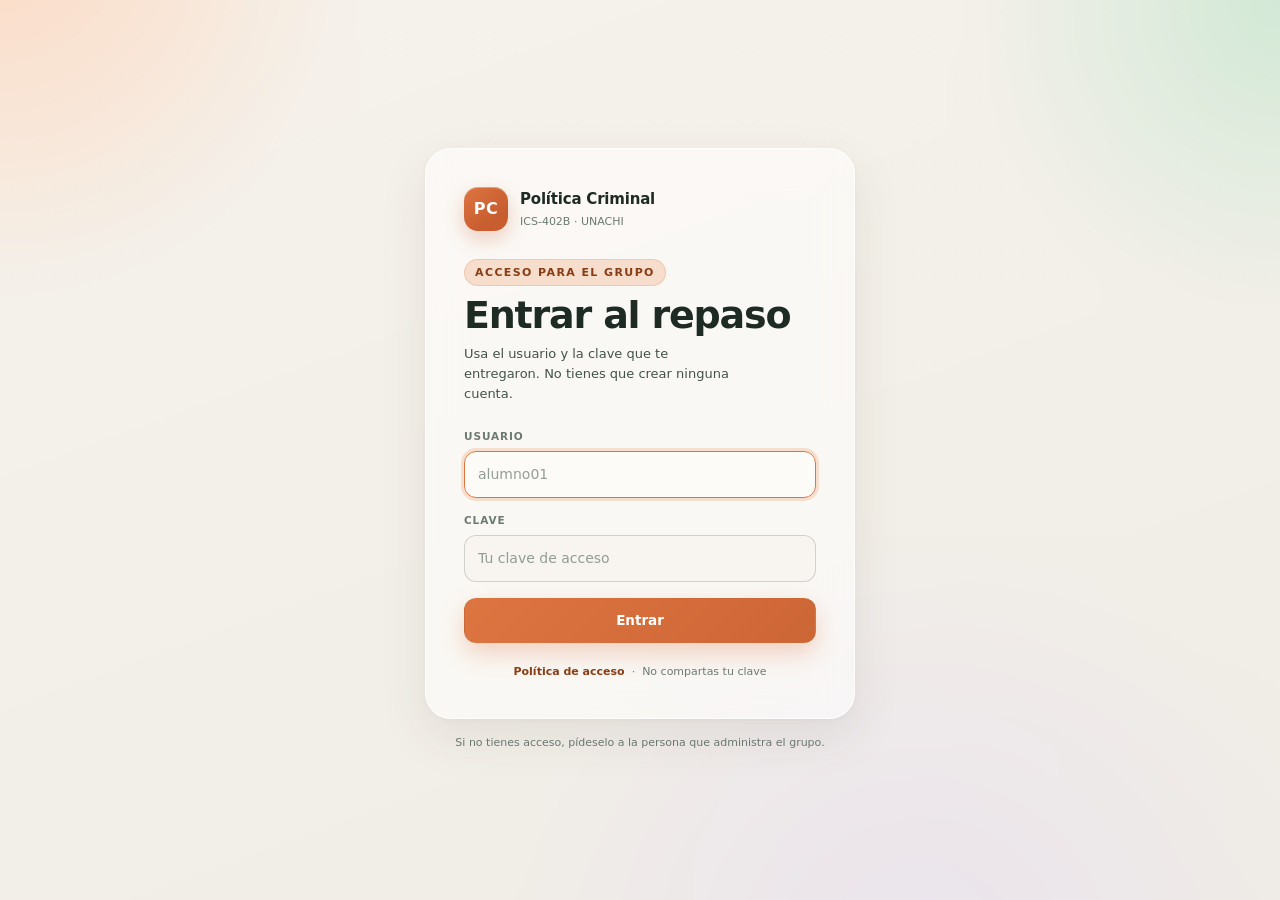
<file: index.html>
<!doctype html>
<html lang="es" data-theme="claro">
<head>
  <meta charset="utf-8">
  <meta name="viewport" content="width=device-width, initial-scale=1">
  <meta name="color-scheme" content="light dark">
  <meta name="theme-color" content="#f7f4ef">
  <title>Política Criminal · ICS-402B · Repaso</title>
  <meta name="description" content="Sitio de repaso para el parcial de Política Criminal (ICS-402B), Universidad Autónoma de Chiriquí. Basado en la planificación y los materiales de clase.">
  <meta name="robots" content="noindex,nofollow">
  <meta name="referrer" content="no-referrer">
  <meta http-equiv="Content-Security-Policy" content="default-src 'self'; img-src 'self' data:; style-src 'self' 'unsafe-inline'; script-src 'self'; connect-src 'self'; base-uri 'self'; form-action 'self'; object-src 'none'">
  <link rel="icon" type="image/svg+xml" href="favicon.svg">
  <link rel="stylesheet" href="estilos.css">
  <script src="acceso.js"></script>
</head>
<body>
  <a class="skip-link" href="#contenido">Saltar al contenido</a>

  <svg class="sprite" aria-hidden="true" focusable="false">
    <symbol id="i-home" viewBox="0 0 24 24"><path d="M3 10.5 12 3l9 7.5"/><path d="M5 9.5V21h14V9.5"/><path d="M9.5 21v-6h5v6"/></symbol>
    <symbol id="i-quiz" viewBox="0 0 24 24"><circle cx="12" cy="12" r="9"/><path d="M9.5 9a2.6 2.6 0 0 1 5.1.7c0 1.8-2.6 2.1-2.6 4"/><path d="M12 17.2h.01"/></symbol>
    <symbol id="i-check" viewBox="0 0 24 24"><path d="M20 6 9 17l-5-5"/></symbol>
    <symbol id="i-list" viewBox="0 0 24 24"><path d="M8 6h12M8 12h12M8 18h12"/><path d="M4 6h.01M4 12h.01M4 18h.01"/></symbol>
    <symbol id="i-exam" viewBox="0 0 24 24"><rect x="5" y="3.5" width="14" height="17" rx="2.5"/><path d="M9 3.5h6v3H9z"/><path d="M9 11h6M9 15h4"/></symbol>
    <symbol id="i-target" viewBox="0 0 24 24"><circle cx="12" cy="12" r="9"/><circle cx="12" cy="12" r="5"/><circle cx="12" cy="12" r="1.4"/></symbol>
    <symbol id="i-chart" viewBox="0 0 24 24"><path d="M4 20V10M10 20V4M16 20v-7M22 20H2"/></symbol>
    <symbol id="i-book" viewBox="0 0 24 24"><path d="M4 5.5A2.5 2.5 0 0 1 6.5 3H20v16H6.5A2.5 2.5 0 0 0 4 21.5z"/><path d="M4 18.5A2.5 2.5 0 0 1 6.5 16H20"/></symbol>
    <symbol id="i-read" viewBox="0 0 24 24"><path d="M12 6.5C10.5 4.9 8 4.2 4 4.2v13.9c4 0 6.5.8 8 2.4 1.5-1.6 4-2.4 8-2.4V4.2c-4 0-6.5.7-8 2.3z"/><path d="M12 6.5v14"/></symbol>
    <symbol id="i-cards" viewBox="0 0 24 24"><rect x="7" y="4" width="13" height="15" rx="2.5"/><path d="M7 19H6a2 2 0 0 1-2-2V7a2 2 0 0 1 2-2"/><path d="M11 8.5h5M11 12h5"/></symbol>
    <symbol id="i-menu" viewBox="0 0 24 24"><path d="M4 7h16M4 12h16M4 17h16"/></symbol>
    <symbol id="i-sun" viewBox="0 0 24 24"><circle cx="12" cy="12" r="4"/><path d="M12 2v2M12 20v2M2 12h2M20 12h2M4.9 4.9l1.4 1.4M17.7 17.7l1.4 1.4M19.1 4.9l-1.4 1.4M6.3 17.7l-1.4 1.4"/></symbol>
    <symbol id="i-moon" viewBox="0 0 24 24"><path d="M20 14.5A8 8 0 0 1 9.5 4a8 8 0 1 0 10.5 10.5z"/></symbol>
    <symbol id="i-amber" viewBox="0 0 24 24"><path d="M12 3v2M5 6l1.4 1.4M19 6l-1.4 1.4"/><path d="M4 15h16"/><path d="M6 15a6 6 0 0 1 12 0"/><path d="M3 19h18"/></symbol>
    <symbol id="i-arrow" viewBox="0 0 24 24"><path d="M5 12h14M13 6l6 6-6 6"/></symbol>
    <symbol id="i-back" viewBox="0 0 24 24"><path d="M19 12H5M11 18l-6-6 6-6"/></symbol>
    <symbol id="i-clock" viewBox="0 0 24 24"><circle cx="12" cy="12" r="9"/><path d="M12 7v5l3 2"/></symbol>
    <symbol id="i-refresh" viewBox="0 0 24 24"><path d="M20 11a8 8 0 0 0-14.3-4.5L4 8"/><path d="M4 4v4h4"/><path d="M4 13a8 8 0 0 0 14.3 4.5L20 16"/><path d="M20 20v-4h-4"/></symbol>
    <symbol id="i-x" viewBox="0 0 24 24"><path d="M6 6l12 12M18 6 6 18"/></symbol>
    <symbol id="i-spark" viewBox="0 0 24 24"><path d="M12 3l1.8 5.2L19 10l-5.2 1.8L12 17l-1.8-5.2L5 10l5.2-1.8z"/><path d="M18.5 16.5l.7 2 2 .7-2 .7-.7 2-.7-2-2-.7 2-.7z"/></symbol>
    <symbol id="i-shield" viewBox="0 0 24 24"><path d="M12 3l7 3v6c0 4.4-3 7.7-7 9-4-1.3-7-4.6-7-9V6z"/><path d="m9 12 2 2 4-4"/></symbol>
    <symbol id="i-link" viewBox="0 0 24 24"><path d="M10 13.5a4 4 0 0 0 5.7 0l3-3a4 4 0 0 0-5.7-5.7l-1.5 1.5"/><path d="M14 10.5a4 4 0 0 0-5.7 0l-3 3a4 4 0 0 0 5.7 5.7l1.5-1.5"/></symbol>
  </svg>

  <div class="ambient" aria-hidden="true"></div>

  <div class="app">
    <aside class="sidebar" id="sidebar" aria-label="Menú principal">
      <div class="brand">
        <div class="brand-mark" aria-hidden="true">PC</div>
        <div class="brand-text">
          <strong>Política Criminal</strong>
          <span>ICS-402B · UNACHI</span>
        </div>
        <button class="icon-btn sidebar-close" id="sidebarClose" aria-label="Cerrar menú">
          <svg><use href="#i-x"></use></svg>
        </button>
      </div>

      <div class="side-progress">
        <div class="side-progress-top">
          <span>Avance general</span>
          <strong id="sidePercent">0%</strong>
        </div>
        <div class="bar bar-thin"><i id="sideBar" style="width:0%"></i></div>
      </div>

      <nav class="nav" aria-label="Secciones">
        <p class="nav-label">Estudio</p>
        <a class="nav-link" href="#/" data-nav="inicio">
          <svg><use href="#i-home"></use></svg><span>Inicio</span>
        </a>
        <a class="nav-link nav-cta" href="#/parcial2" data-nav="parcial2">
          <svg><use href="#i-target"></use></svg><span>Parcial 2</span><em>5 temas</em>
        </a>
        <a class="nav-link" href="#/lectura" data-nav="lectura">
          <svg><use href="#i-read"></use></svg><span>Lectura guiada</span><em id="badgeLectura">0/13</em>
        </a>
        <a class="nav-link" href="#/flashcards" data-nav="flashcards">
          <svg><use href="#i-cards"></use></svg><span>Flashcards</span><em id="badgeFlash">0/113</em>
        </a>
        <a class="nav-link" href="#/quizzes" data-nav="quizzes">
          <svg><use href="#i-quiz"></use></svg><span>Zona de quiz</span><em id="badgeQuiz">0/25</em>
        </a>
        <a class="nav-link" href="#/verdadero-falso" data-nav="vf">
          <svg><use href="#i-check"></use></svg><span>Verdadero o falso</span><em>20</em>
        </a>
        <a class="nav-link" href="#/seleccion" data-nav="mc">
          <svg><use href="#i-list"></use></svg><span>Selección múltiple</span><em>20</em>
        </a>
        <a class="nav-link" href="#/parciales" data-nav="parciales">
          <svg><use href="#i-exam"></use></svg><span>Parciales</span><em id="badgeParcial">0/11</em>
        </a>

        <p class="nav-label">Antes del examen</p>
        <a class="nav-link" href="#/pronostico" data-nav="pronostico">
          <svg><use href="#i-target"></use></svg><span>Pronóstico</span>
        </a>
        <a class="nav-link" href="#/progreso" data-nav="progreso">
          <svg><use href="#i-chart"></use></svg><span>Mi progreso</span>
        </a>
        <a class="nav-link" href="#/fuentes" data-nav="fuentes">
          <svg><use href="#i-book"></use></svg><span>Fuentes</span>
        </a>
      </nav>

      <div class="side-foot">
        <div class="user-card">
          <div class="user-avatar" id="userInitial" aria-hidden="true">C</div>
          <div class="user-meta">
            <strong id="userName">Compañero</strong>
            <span>Acceso de clase</span>
          </div>
          <button class="user-logout" id="logoutBtn" type="button" title="Cerrar sesión" aria-label="Cerrar sesión">Salir</button>
        </div>
        <div class="theme-box">
          <span class="theme-title">Ambiente</span>
          <div class="theme-switch" role="group" aria-label="Tema de lectura">
            <button type="button" data-theme-set="claro" class="theme-opt" aria-pressed="true" title="Modo claro">
              <svg><use href="#i-sun"></use></svg><span>Claro</span>
            </button>
            <button type="button" data-theme-set="oscuro" class="theme-opt" aria-pressed="false" title="Modo oscuro">
              <svg><use href="#i-moon"></use></svg><span>Oscuro</span>
            </button>
            <button type="button" data-theme-set="ambar" class="theme-opt" aria-pressed="false" title="Modo ámbar para leer de noche">
              <svg><use href="#i-amber"></use></svg><span>Ámbar</span>
            </button>
          </div>
        </div>
        <p class="side-note">Hecho para repasar, no para sustituir el estudio. <a href="seguridad.html">Política de acceso</a>.</p>
      </div>
    </aside>

    <div class="scrim" id="scrim" hidden></div>

    <div class="main-wrap">
      <header class="topbar">
        <button class="icon-btn menu-btn" id="menuBtn" aria-label="Abrir menú" aria-expanded="false" aria-controls="sidebar">
          <svg><use href="#i-menu"></use></svg>
        </button>
        <div class="crumbs" aria-label="Ubicación">
          <a href="#/">Política Criminal</a>
          <span aria-hidden="true">/</span>
          <strong id="crumb">Inicio</strong>
        </div>
        <div class="top-actions">
          <div class="mini-progress" title="Avance general">
            <span class="mini-ring" id="miniRing" style="--p:0"><i></i></span>
            <span id="miniPercent">0%</span>
          </div>
          <button class="icon-btn" id="quickTheme" aria-label="Cambiar entre modo claro y oscuro" title="Cambiar tema">
            <svg id="quickThemeIcon"><use href="#i-moon"></use></svg>
          </button>
        </div>
      </header>

      <main class="content" id="contenido" tabindex="-1"></main>

      <footer class="foot">
        <span>Política Criminal · ICS-402B</span>
        <span>Basado en la planificación y los materiales de la cátedra.</span>
      </footer>
    </div>
  </div>

  <script src="datos-quizzes.js"></script>
  <script src="datos-vf-mc.js"></script>
  <script src="datos-parciales.js"></script>
  <script src="datos-estudio.js"></script>
  <script src="datos-parcial2.js"></script>
  <script src="datos-parcial2-practica.js"></script>
  <script src="app.js"></script>
</body>
</html>
</file>
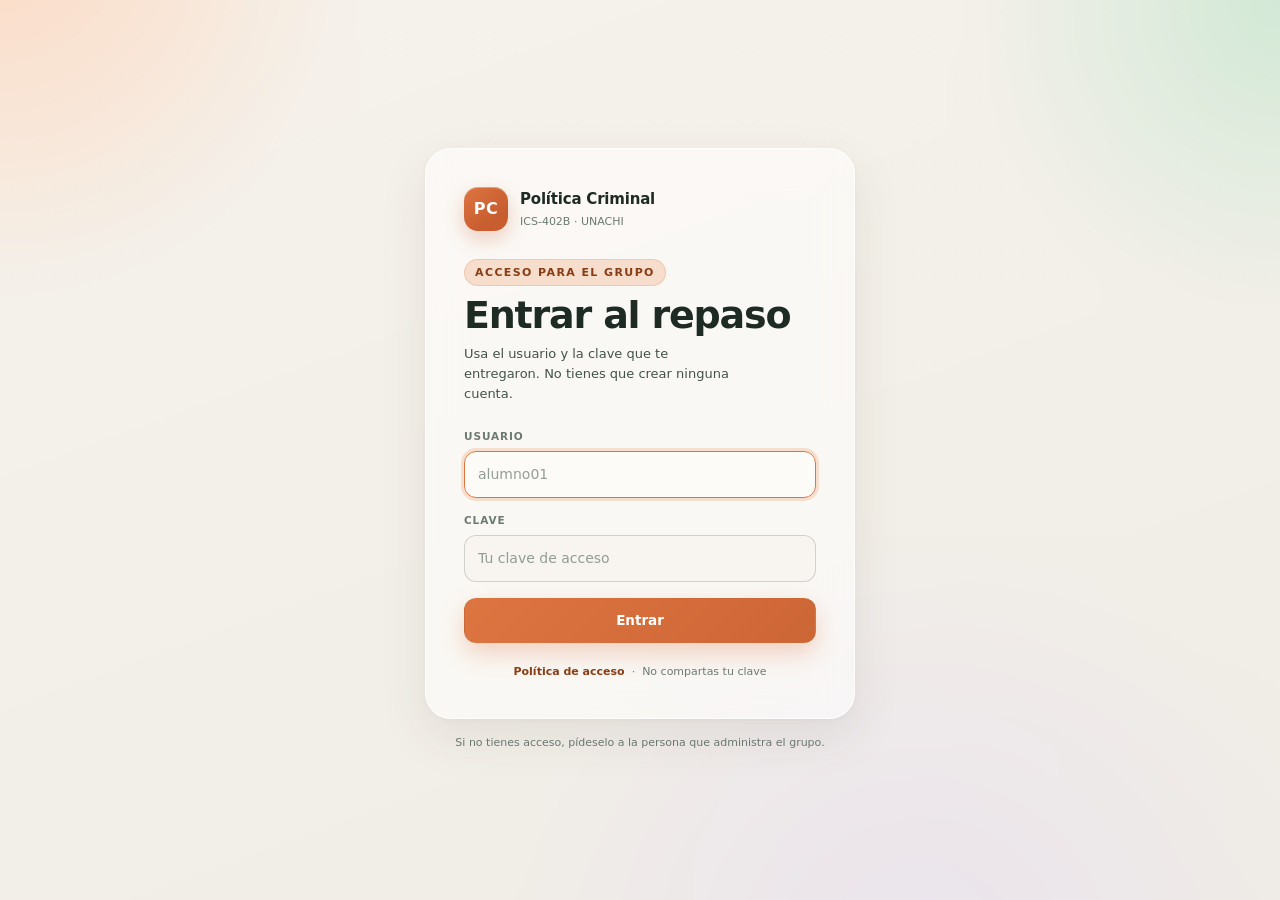
<file: login.html>
<!doctype html>
<html lang="es" data-theme="claro">
<head>
  <meta charset="utf-8">
  <meta name="viewport" content="width=device-width, initial-scale=1">
  <meta name="color-scheme" content="light dark">
  <meta name="theme-color" content="#f7f4ef">
  <meta name="robots" content="noindex,nofollow">
  <meta name="referrer" content="no-referrer">
  <meta http-equiv="Content-Security-Policy" content="default-src 'self'; img-src 'self' data:; style-src 'self' 'unsafe-inline'; script-src 'self'; connect-src 'self'; base-uri 'self'; form-action 'self'; object-src 'none'">
  <title>Acceso · Política Criminal ICS-402B</title>
  <meta name="description" content="Acceso privado para el grupo de Política Criminal (ICS-402B, UNACHI).">
  <link rel="icon" type="image/svg+xml" href="favicon.svg">
  <link rel="stylesheet" href="estilos.css">
  <link rel="stylesheet" href="login.css">
</head>
<body class="login-body">
  <a class="skip-link" href="#loginForm">Saltar al formulario</a>
  <div class="ambient" aria-hidden="true"></div>

  <main class="login-shell">
    <section class="login-card card" aria-labelledby="loginTitle">
      <div class="login-brand">
        <div class="brand-mark" aria-hidden="true">PC</div>
        <div>
          <strong>Política Criminal</strong>
          <span>ICS-402B · UNACHI</span>
        </div>
      </div>

      <span class="eyebrow">Acceso para el grupo</span>
      <h1 id="loginTitle">Entrar al repaso</h1>
      <p class="login-lead">Usa el usuario y la clave que te entregaron. No tienes que crear ninguna cuenta.</p>

      <form id="loginForm" novalidate>
        <label class="login-field" for="usuario">
          <span>Usuario</span>
          <input id="usuario" name="usuario" type="text" autocomplete="username" autocapitalize="none" spellcheck="false" placeholder="alumno01" required>
        </label>
        <label class="login-field" for="clave">
          <span>Clave</span>
          <input id="clave" name="clave" type="password" autocomplete="current-password" autocapitalize="none" spellcheck="false" placeholder="Tu clave de acceso" required>
        </label>

        <p class="login-error" id="loginError" role="alert" aria-live="polite" hidden></p>

        <button class="btn primary block" id="loginBtn" type="submit">Entrar</button>
      </form>

      <div class="login-help">
        <a href="seguridad.html">Política de acceso</a>
        <span aria-hidden="true">·</span>
        <span>No compartas tu clave</span>
      </div>
    </section>

    <p class="login-foot">Si no tienes acceso, pídeselo a la persona que administra el grupo.</p>
  </main>

  <script src="usuarios.js"></script>
  <script src="login.js"></script>
</body>
</html>
</file>
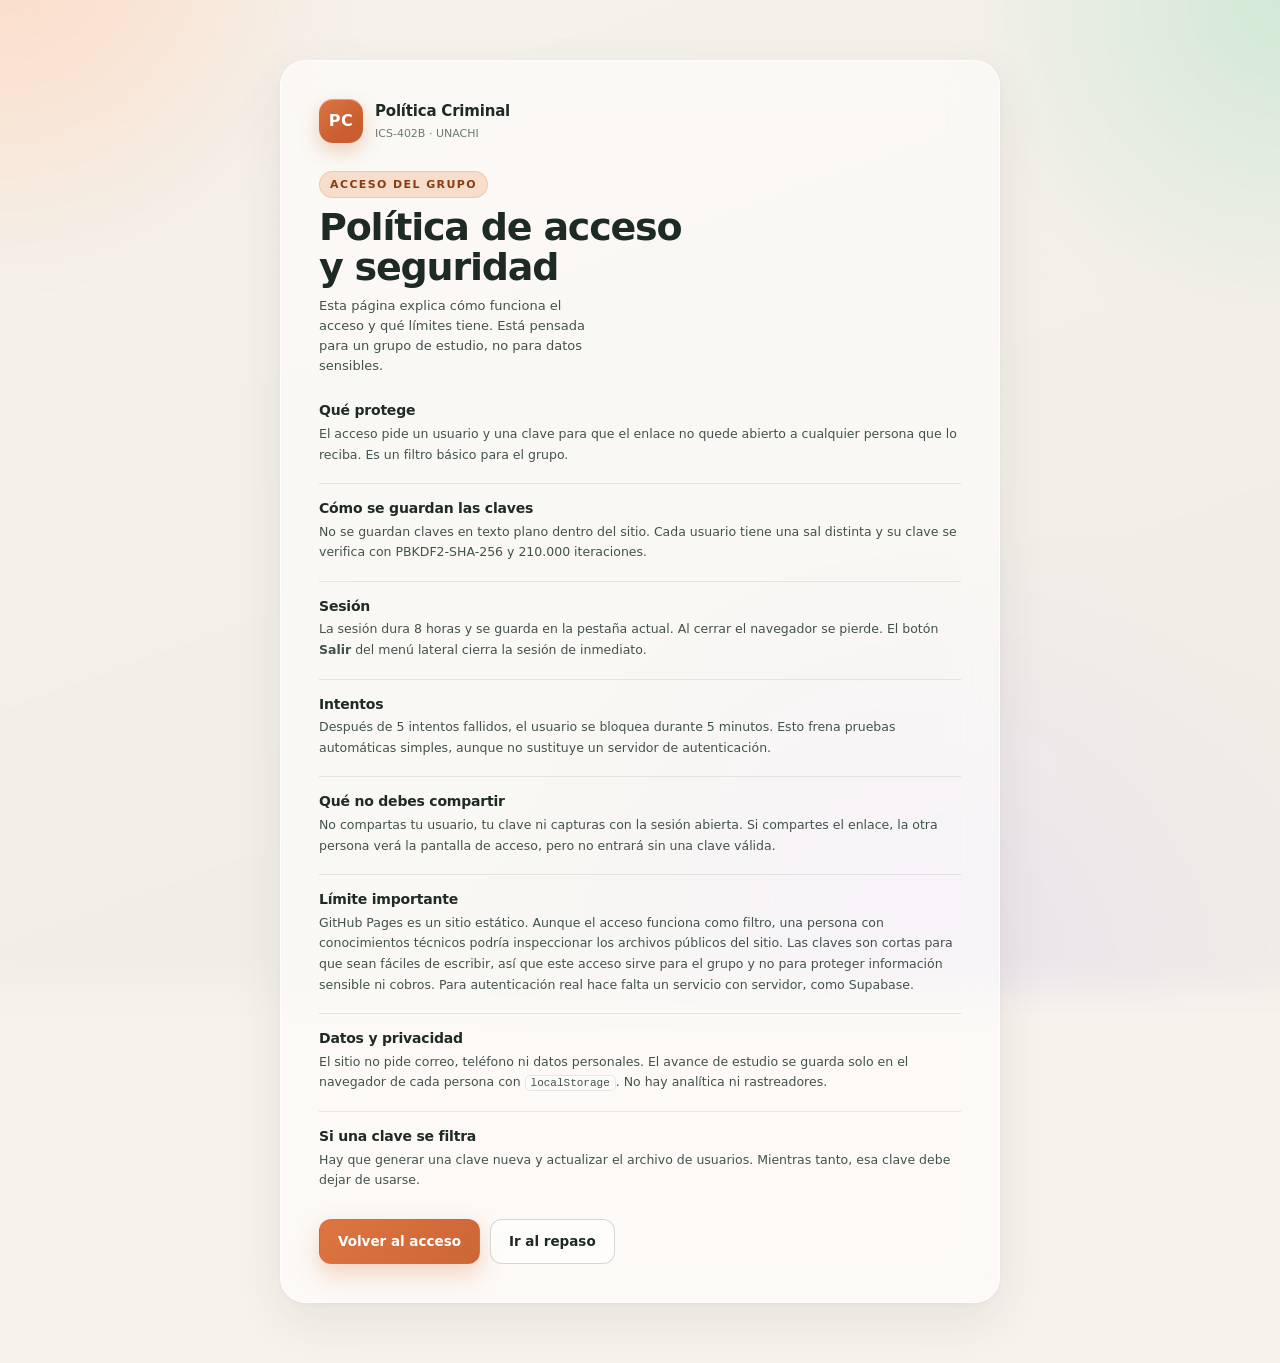
<file: seguridad.html>
<!doctype html>
<html lang="es" data-theme="claro">
<head>
  <meta charset="utf-8">
  <meta name="viewport" content="width=device-width, initial-scale=1">
  <meta name="color-scheme" content="light dark">
  <meta name="theme-color" content="#f7f4ef">
  <meta name="robots" content="noindex,nofollow">
  <meta name="referrer" content="no-referrer">
  <meta http-equiv="Content-Security-Policy" content="default-src 'self'; img-src 'self' data:; style-src 'self' 'unsafe-inline'; script-src 'self'; connect-src 'self'; base-uri 'self'; form-action 'self'; object-src 'none'">
  <title>Política de acceso · Política Criminal ICS-402B</title>
  <meta name="description" content="Política de acceso y seguridad del repaso para el grupo de Política Criminal (ICS-402B).">
  <link rel="icon" type="image/svg+xml" href="favicon.svg">
  <link rel="stylesheet" href="estilos.css">
  <link rel="stylesheet" href="login.css">
</head>
<body class="login-body">
  <a class="skip-link" href="#contenido">Saltar al contenido</a>
  <div class="ambient" aria-hidden="true"></div>

  <main class="login-shell policy-shell" id="contenido">
    <section class="login-card card policy-card">
      <div class="login-brand">
        <div class="brand-mark" aria-hidden="true">PC</div>
        <div>
          <strong>Política Criminal</strong>
          <span>ICS-402B · UNACHI</span>
        </div>
      </div>

      <span class="eyebrow">Acceso del grupo</span>
      <h1>Política de acceso y seguridad</h1>
      <p class="login-lead">Esta página explica cómo funciona el acceso y qué límites tiene. Está pensada para un grupo de estudio, no para datos sensibles.</p>

      <div class="policy-list">
        <section>
          <h2>Qué protege</h2>
          <p>El acceso pide un usuario y una clave para que el enlace no quede abierto a cualquier persona que lo reciba. Es un filtro básico para el grupo.</p>
        </section>

        <section>
          <h2>Cómo se guardan las claves</h2>
          <p>No se guardan claves en texto plano dentro del sitio. Cada usuario tiene una sal distinta y su clave se verifica con PBKDF2-SHA-256 y 210.000 iteraciones.</p>
        </section>

        <section>
          <h2>Sesión</h2>
          <p>La sesión dura 8 horas y se guarda en la pestaña actual. Al cerrar el navegador se pierde. El botón <strong>Salir</strong> del menú lateral cierra la sesión de inmediato.</p>
        </section>

        <section>
          <h2>Intentos</h2>
          <p>Después de 5 intentos fallidos, el usuario se bloquea durante 5 minutos. Esto frena pruebas automáticas simples, aunque no sustituye un servidor de autenticación.</p>
        </section>

        <section>
          <h2>Qué no debes compartir</h2>
          <p>No compartas tu usuario, tu clave ni capturas con la sesión abierta. Si compartes el enlace, la otra persona verá la pantalla de acceso, pero no entrará sin una clave válida.</p>
        </section>

        <section>
          <h2>Límite importante</h2>
          <p>GitHub Pages es un sitio estático. Aunque el acceso funciona como filtro, una persona con conocimientos técnicos podría inspeccionar los archivos públicos del sitio. Las claves son cortas para que sean fáciles de escribir, así que este acceso sirve para el grupo y no para proteger información sensible ni cobros. Para autenticación real hace falta un servicio con servidor, como Supabase.</p>
        </section>

        <section>
          <h2>Datos y privacidad</h2>
          <p>El sitio no pide correo, teléfono ni datos personales. El avance de estudio se guarda solo en el navegador de cada persona con <code>localStorage</code>. No hay analítica ni rastreadores.</p>
        </section>

        <section>
          <h2>Si una clave se filtra</h2>
          <p>Hay que generar una clave nueva y actualizar el archivo de usuarios. Mientras tanto, esa clave debe dejar de usarse.</p>
        </section>
      </div>

      <div class="policy-actions">
        <a class="btn primary" href="login.html">Volver al acceso</a>
        <a class="btn ghost" href="index.html">Ir al repaso</a>
      </div>
    </section>
  </main>
</body>
</html>
</file>
<file: estilos.css>
/* =========================================================
   Política Criminal · ICS-402B
   Glassmorphism suave, base pastel, acentos naranja/verde.
   Tres ambientes: claro, oscuro y ámbar (lectura nocturna).
   ========================================================= */

:root {
  --font: "Segoe UI Variable Text", "Segoe UI", ui-sans-serif, system-ui, -apple-system, "Helvetica Neue", Arial, sans-serif;
  --font-display: "Segoe UI Variable Display", "Segoe UI", ui-sans-serif, system-ui, sans-serif;

  --bg: #f6f2ec;
  --bg-2: #efece5;
  --ink: #1e2a24;
  --ink-soft: #42524a;
  --muted: #6b7a72;
  --line: rgba(31, 49, 41, .10);
  --line-strong: rgba(31, 49, 41, .18);

  --glass: rgba(255, 255, 255, .56);
  --glass-2: rgba(255, 255, 255, .34);
  --glass-border: rgba(255, 255, 255, .78);
  --glass-shadow: 0 18px 50px rgba(76, 64, 50, .09), 0 2px 8px rgba(76, 64, 50, .04);

  --orange: #dd7541;
  --orange-soft: #f6ddcc;
  --orange-ink: #8a3c14;
  --green: #4c9468;
  --green-soft: #d9ecdf;
  --green-ink: #1f5a39;
  --red: #c0503f;
  --red-soft: #f6dcd7;

  --blob-1: rgba(255, 199, 165, .55);
  --blob-2: rgba(180, 226, 197, .52);
  --blob-3: rgba(226, 214, 246, .42);

  --radius: 22px;
  --radius-sm: 14px;
  --sidebar: 274px;
  --ease: cubic-bezier(.22, .61, .36, 1);
  color-scheme: light;
}

[data-theme="oscuro"] {
  --bg: #0c1411;
  --bg-2: #101a16;
  --ink: #e9f1eb;
  --ink-soft: #c1d0c7;
  --muted: #91a49a;
  --line: rgba(220, 240, 228, .10);
  --line-strong: rgba(220, 240, 228, .20);

  --glass: rgba(22, 35, 29, .58);
  --glass-2: rgba(22, 35, 29, .34);
  --glass-border: rgba(220, 240, 228, .10);
  --glass-shadow: 0 18px 55px rgba(0, 0, 0, .32), 0 2px 8px rgba(0, 0, 0, .18);

  --orange: #ff9d6b;
  --orange-soft: rgba(255, 146, 92, .16);
  --orange-ink: #ffc4a4;
  --green: #7ed3a1;
  --green-soft: rgba(126, 211, 161, .14);
  --green-ink: #b9ebcd;
  --red: #ff8f7d;
  --red-soft: rgba(255, 125, 108, .14);

  --blob-1: rgba(170, 82, 38, .30);
  --blob-2: rgba(40, 120, 80, .28);
  --blob-3: rgba(78, 64, 130, .22);
  color-scheme: dark;
}

[data-theme="ambar"] {
  --bg: #161009;
  --bg-2: #1b140c;
  --ink: #f5e7d0;
  --ink-soft: #dfcbab;
  --muted: #b39c7c;
  --line: rgba(255, 225, 180, .10);
  --line-strong: rgba(255, 225, 180, .20);

  --glass: rgba(44, 32, 18, .58);
  --glass-2: rgba(44, 32, 18, .34);
  --glass-border: rgba(255, 220, 170, .11);
  --glass-shadow: 0 18px 55px rgba(0, 0, 0, .34), 0 2px 8px rgba(0, 0, 0, .18);

  --orange: #f0a35e;
  --orange-soft: rgba(240, 163, 94, .16);
  --orange-ink: #ffd2a3;
  --green: #b3c88a;
  --green-soft: rgba(179, 200, 138, .14);
  --green-ink: #dbe9bd;
  --red: #e58b74;
  --red-soft: rgba(229, 139, 116, .15);

  --blob-1: rgba(140, 78, 26, .30);
  --blob-2: rgba(92, 100, 44, .22);
  --blob-3: rgba(120, 70, 30, .20);
  color-scheme: dark;
}

* { box-sizing: border-box; }

html { scroll-behavior: smooth; }

body {
  margin: 0;
  font-family: var(--font);
  background: var(--bg);
  color: var(--ink);
  line-height: 1.55;
  -webkit-font-smoothing: antialiased;
  text-rendering: optimizeLegibility;
  min-height: 100dvh;
  overflow-x: hidden;
}

body::before {
  content: "";
  position: fixed;
  inset: -10%;
  z-index: -2;
  background:
    radial-gradient(46vw 46vw at 8% 2%, var(--blob-1), transparent 62%),
    radial-gradient(42vw 42vw at 92% 8%, var(--blob-2), transparent 60%),
    radial-gradient(52vw 52vw at 68% 96%, var(--blob-3), transparent 64%),
    linear-gradient(160deg, var(--bg), var(--bg-2));
  filter: blur(14px) saturate(105%);
  transition: background .5s var(--ease);
}

.ambient {
  position: fixed;
  inset: 0;
  z-index: -1;
  pointer-events: none;
  background-image: radial-gradient(rgba(120, 110, 90, .07) 1px, transparent 1px);
  background-size: 22px 22px;
  opacity: .55;
  mask-image: linear-gradient(to bottom, rgba(0,0,0,.55), transparent 70%);
}

[data-theme="oscuro"] .ambient,
[data-theme="ambar"] .ambient { opacity: .22; }

.sprite { position: absolute; width: 0; height: 0; overflow: hidden; }

svg { width: 20px; height: 20px; fill: none; stroke: currentColor; stroke-width: 1.7; stroke-linecap: round; stroke-linejoin: round; flex: none; }

::selection { background: var(--orange-soft); color: var(--orange-ink); }

a { color: inherit; }

button, input { font: inherit; color: inherit; }

.skip-link {
  position: fixed;
  top: -60px;
  left: 16px;
  z-index: 100;
  padding: 10px 16px;
  border-radius: 12px;
  background: var(--ink);
  color: var(--bg);
  text-decoration: none;
  transition: top .2s;
}
.skip-link:focus { top: 14px; }

/* ---------- Layout ---------- */

.app {
  display: grid;
  grid-template-columns: var(--sidebar) minmax(0, 1fr);
  min-height: 100dvh;
}

.sidebar {
  position: sticky;
  top: 0;
  height: 100dvh;
  padding: 26px 18px 18px;
  display: flex;
  flex-direction: column;
  gap: 20px;
  border-right: 1px solid var(--line);
  background: var(--glass-2);
  backdrop-filter: blur(22px) saturate(135%);
  -webkit-backdrop-filter: blur(22px) saturate(135%);
  z-index: 40;
  overflow-y: auto;
}

.brand { display: flex; align-items: center; gap: 12px; padding: 0 6px; }

.brand-mark {
  width: 42px;
  height: 42px;
  border-radius: 14px;
  display: grid;
  place-items: center;
  font-family: var(--font-display);
  font-weight: 700;
  letter-spacing: .5px;
  color: #fff;
  background: linear-gradient(140deg, var(--orange), #c85d2f 70%);
  box-shadow: 0 8px 20px rgba(200, 93, 47, .28), inset 0 1px 0 rgba(255,255,255,.35);
}

.brand-text { display: flex; flex-direction: column; line-height: 1.2; min-width: 0; }
.brand-text strong { font-family: var(--font-display); font-size: 15.5px; letter-spacing: -.2px; }
.brand-text span { font-size: 11px; color: var(--muted); letter-spacing: .7px; text-transform: uppercase; margin-top: 3px; }
.sidebar-close { display: none; margin-left: auto; }

.side-progress {
  padding: 12px 14px;
  border-radius: var(--radius-sm);
  background: var(--glass);
  border: 1px solid var(--glass-border);
  box-shadow: var(--glass-shadow);
}
.side-progress-top { display: flex; justify-content: space-between; font-size: 12px; color: var(--muted); margin-bottom: 8px; }
.side-progress-top strong { color: var(--ink); font-variant-numeric: tabular-nums; }

.nav { display: flex; flex-direction: column; gap: 3px; flex: 1; }
.nav-label {
  margin: 14px 12px 6px;
  font-size: 10.5px;
  letter-spacing: 1.3px;
  text-transform: uppercase;
  color: var(--muted);
  font-weight: 600;
}
.nav-label:first-child { margin-top: 0; }

.nav-link {
  display: flex;
  align-items: center;
  gap: 12px;
  padding: 10px 12px;
  border-radius: 12px;
  text-decoration: none;
  font-size: 14px;
  color: var(--ink-soft);
  position: relative;
  transition: background .18s, color .18s, transform .18s var(--ease);
}
.nav-link svg { width: 18px; height: 18px; opacity: .8; }
.nav-link em {
  margin-left: auto;
  font-style: normal;
  font-size: 10.5px;
  font-variant-numeric: tabular-nums;
  color: var(--muted);
  background: var(--glass-2);
  border: 1px solid var(--line);
  padding: 1px 7px;
  border-radius: 20px;
}
.nav-link:hover { background: var(--glass); color: var(--ink); transform: translateX(2px); }
.nav-link.active {
  background: linear-gradient(90deg, var(--orange-soft), transparent 85%);
  color: var(--ink);
  font-weight: 600;
}
.nav-link.active::before {
  content: "";
  position: absolute;
  left: 0;
  top: 9px;
  bottom: 9px;
  width: 3px;
  border-radius: 4px;
  background: linear-gradient(var(--orange), var(--green));
}
.nav-link.active svg { opacity: 1; color: var(--orange); }

.side-foot { display: flex; flex-direction: column; gap: 12px; }
.theme-box {
  border-radius: var(--radius-sm);
  border: 1px solid var(--glass-border);
  background: var(--glass);
  padding: 10px;
}
.theme-title { display: block; font-size: 10.5px; letter-spacing: 1.2px; text-transform: uppercase; color: var(--muted); margin: 0 0 8px 3px; }
.theme-switch { display: grid; grid-template-columns: repeat(3, 1fr); gap: 4px; }
.theme-opt {
  display: flex;
  flex-direction: column;
  align-items: center;
  gap: 4px;
  padding: 7px 2px;
  border: 1px solid transparent;
  border-radius: 10px;
  background: transparent;
  color: var(--muted);
  cursor: pointer;
  font-size: 10.5px;
  transition: .2s;
}
.theme-opt svg { width: 16px; height: 16px; }
.theme-opt:hover { color: var(--ink); background: var(--glass-2); }
.theme-opt[aria-pressed="true"] {
  background: var(--glass);
  border-color: var(--line-strong);
  color: var(--ink);
  box-shadow: 0 2px 8px rgba(0,0,0,.05);
}
.theme-opt[aria-pressed="true"] svg { color: var(--orange); }
.side-note { font-size: 10.5px; color: var(--muted); line-height: 1.45; margin: 0 4px; }

.main-wrap { min-width: 0; display: flex; flex-direction: column; min-height: 100dvh; }

.topbar {
  position: sticky;
  top: 0;
  z-index: 30;
  display: flex;
  align-items: center;
  gap: 14px;
  padding: 14px clamp(18px, 4vw, 44px);
  border-bottom: 1px solid var(--line);
  background: color-mix(in srgb, var(--bg) 62%, transparent);
  backdrop-filter: blur(18px) saturate(140%);
  -webkit-backdrop-filter: blur(18px) saturate(140%);
}
.crumbs { display: flex; align-items: center; gap: 8px; font-size: 12.5px; color: var(--muted); min-width: 0; }
.crumbs a { text-decoration: none; white-space: nowrap; }
.crumbs a:hover { color: var(--ink); }
.crumbs strong { color: var(--ink); font-weight: 600; white-space: nowrap; overflow: hidden; text-overflow: ellipsis; }
.top-actions { margin-left: auto; display: flex; align-items: center; gap: 10px; }

.mini-progress {
  display: flex;
  align-items: center;
  gap: 7px;
  font-size: 11.5px;
  color: var(--muted);
  font-variant-numeric: tabular-nums;
}
.mini-ring {
  --p: 0;
  width: 24px;
  height: 24px;
  border-radius: 50%;
  background: conic-gradient(var(--green) calc(var(--p) * 1%), var(--line) 0);
  display: grid;
  place-items: center;
}
.mini-ring i { width: 17px; height: 17px; border-radius: 50%; background: var(--bg); display: block; }

.icon-btn {
  display: inline-grid;
  place-items: center;
  width: 38px;
  height: 38px;
  border-radius: 12px;
  border: 1px solid var(--line);
  background: var(--glass);
  color: var(--ink-soft);
  cursor: pointer;
  transition: .18s;
}
.icon-btn:hover { color: var(--ink); border-color: var(--line-strong); transform: translateY(-1px); }
.icon-btn:focus-visible, .btn:focus-visible, .option:focus-visible, .nav-link:focus-visible, .theme-opt:focus-visible {
  outline: 2px solid var(--orange);
  outline-offset: 2px;
}
.menu-btn { display: none; }

.content {
  width: 100%;
  max-width: 1120px;
  margin: 0 auto;
  padding: clamp(24px, 4vw, 46px) clamp(18px, 4vw, 44px) 56px;
  flex: 1;
  outline: none;
}
.content:focus { outline: none; }

.foot {
  display: flex;
  justify-content: space-between;
  gap: 10px;
  flex-wrap: wrap;
  padding: 18px clamp(18px, 4vw, 44px) 26px;
  font-size: 11px;
  color: var(--muted);
  border-top: 1px solid var(--line);
}

/* ---------- Componentes base ---------- */

.card {
  border-radius: var(--radius);
  border: 1px solid var(--glass-border);
  background: var(--glass);
  box-shadow: var(--glass-shadow);
  backdrop-filter: blur(20px) saturate(130%);
  -webkit-backdrop-filter: blur(20px) saturate(130%);
}

.eyebrow {
  display: inline-flex;
  align-items: center;
  gap: 7px;
  font-size: 11px;
  letter-spacing: 1.4px;
  text-transform: uppercase;
  color: var(--orange-ink);
  background: var(--orange-soft);
  border: 1px solid color-mix(in srgb, var(--orange) 22%, transparent);
  padding: 4px 10px;
  border-radius: 30px;
  font-weight: 600;
}

h1, h2, h3 { font-family: var(--font-display); letter-spacing: -.5px; line-height: 1.18; margin: 0; }
h1 { font-size: clamp(28px, 3.6vw, 44px); }
h2 { font-size: clamp(21px, 2.3vw, 27px); letter-spacing: -.3px; }
h3 { font-size: 17px; letter-spacing: -.2px; }
p { margin: 0; }
.lead { color: var(--ink-soft); font-size: 15px; max-width: 66ch; }
.muted { color: var(--muted); }
.small { font-size: 12px; }
.tiny { font-size: 11px; }

.hero { padding: clamp(24px, 3.4vw, 40px); position: relative; overflow: hidden; }
.hero::after {
  content: "";
  position: absolute;
  width: 280px;
  height: 280px;
  right: -90px;
  top: -110px;
  border-radius: 50%;
  background: radial-gradient(circle, var(--orange-soft), transparent 68%);
  pointer-events: none;
}
.hero-top { display: flex; flex-wrap: wrap; align-items: center; gap: 10px; margin-bottom: 14px; }
.hero h1 { max-width: 20ch; margin-bottom: 12px; }
.hero h1 em { font-style: normal; color: var(--orange); }
.hero .lead { max-width: 58ch; }
.hero-actions { display: flex; flex-wrap: wrap; gap: 10px; margin-top: 22px; }

.btn {
  display: inline-flex;
  align-items: center;
  justify-content: center;
  gap: 8px;
  padding: 11px 18px;
  border-radius: 12px;
  border: 1px solid transparent;
  background: var(--ink);
  color: var(--bg);
  font-size: 13.5px;
  font-weight: 600;
  text-decoration: none;
  cursor: pointer;
  transition: transform .18s var(--ease), box-shadow .18s, background .18s, opacity .18s;
  white-space: nowrap;
}
.btn svg { width: 17px; height: 17px; }
.btn:hover { transform: translateY(-1px); box-shadow: 0 10px 24px rgba(0,0,0,.14); }
.btn:active { transform: translateY(0); }
.btn.primary {
  background: linear-gradient(135deg, var(--orange), color-mix(in srgb, var(--orange) 72%, #a33f16));
  color: #fff;
  box-shadow: 0 10px 24px color-mix(in srgb, var(--orange) 30%, transparent);
}
.btn.green {
  background: linear-gradient(135deg, var(--green), color-mix(in srgb, var(--green) 70%, #1f5a39));
  color: #fff;
  box-shadow: 0 10px 24px color-mix(in srgb, var(--green) 26%, transparent);
}
.btn.ghost { background: var(--glass); color: var(--ink); border-color: var(--line-strong); }
.btn.ghost:hover { border-color: var(--orange); color: var(--orange-ink); }
.btn.soft { background: var(--glass-2); color: var(--ink); border-color: var(--line); }
.btn.danger { background: transparent; color: var(--red); border-color: color-mix(in srgb, var(--red) 35%, transparent); }
.btn:disabled { opacity: .45; cursor: not-allowed; transform: none; box-shadow: none; }
.btn.sm { padding: 8px 13px; font-size: 12px; border-radius: 10px; }
.btn.block { width: 100%; }

.grid { display: grid; gap: 16px; }
.grid-2 { grid-template-columns: repeat(2, minmax(0, 1fr)); }
.grid-3 { grid-template-columns: repeat(3, minmax(0, 1fr)); }
.grid-4 { grid-template-columns: repeat(4, minmax(0, 1fr)); }
.grid-quizzes { grid-template-columns: repeat(auto-fill, minmax(250px, 1fr)); }

.section-head { display: flex; align-items: flex-end; justify-content: space-between; gap: 16px; margin: 34px 0 14px; flex-wrap: wrap; }
.section-head h2 { display: flex; align-items: center; gap: 9px; }
.section-head h2 svg { color: var(--green); width: 19px; height: 19px; }
.section-head p { font-size: 12.5px; color: var(--muted); }

.stat { padding: 18px; display: flex; flex-direction: column; gap: 5px; min-width: 0; }
.stat-top { display: flex; align-items: center; justify-content: space-between; gap: 8px; color: var(--muted); font-size: 11.5px; }
.stat-top svg { width: 17px; height: 17px; color: var(--green); }
.stat strong { font-family: var(--font-display); font-size: 26px; letter-spacing: -1px; font-variant-numeric: tabular-nums; }
.stat strong span { font-size: 12px; color: var(--muted); font-weight: 400; letter-spacing: 0; }
.stat .bar { margin-top: 6px; }

.bar { height: 6px; border-radius: 20px; background: var(--line); overflow: hidden; }
.bar i { display: block; height: 100%; border-radius: inherit; background: linear-gradient(90deg, var(--orange), var(--green)); transition: width .5s var(--ease); }
.bar-thin { height: 4px; }
.bar.orange i { background: var(--orange); }
.bar.green i { background: var(--green); }

.pill {
  display: inline-flex;
  align-items: center;
  gap: 5px;
  padding: 3px 9px;
  border-radius: 20px;
  font-size: 10.5px;
  font-weight: 600;
  letter-spacing: .2px;
  background: var(--glass-2);
  border: 1px solid var(--line);
  color: var(--muted);
  white-space: nowrap;
}
.pill.orange { background: var(--orange-soft); color: var(--orange-ink); border-color: transparent; }
.pill.green { background: var(--green-soft); color: var(--green-ink); border-color: transparent; }
.pill.red { background: var(--red-soft); color: var(--red); border-color: transparent; }

/* ---------- Inicio ---------- */

.continue-card {
  display: grid;
  grid-template-columns: 1fr auto;
  gap: 18px;
  align-items: center;
  padding: 20px 22px;
  margin-top: 16px;
}
.continue-card h3 { margin-bottom: 3px; }
.continue-card p { font-size: 12.5px; color: var(--muted); }

.quick-list { display: grid; gap: 10px; }
.quick-item {
  display: flex;
  align-items: center;
  gap: 13px;
  padding: 13px 15px;
  border-radius: var(--radius-sm);
  border: 1px solid var(--line);
  background: var(--glass-2);
  text-decoration: none;
  transition: .18s var(--ease);
}
.quick-item:hover { transform: translateX(3px); border-color: color-mix(in srgb, var(--orange) 30%, var(--line)); background: var(--glass); }
.quick-ico {
  width: 36px; height: 36px; border-radius: 11px; display: grid; place-items: center;
  background: var(--green-soft); color: var(--green-ink); flex: none;
}
.quick-ico.orange { background: var(--orange-soft); color: var(--orange-ink); }
.quick-item strong { display: block; font-size: 13px; }
.quick-item span { font-size: 11.5px; color: var(--muted); }
.quick-item svg.arrow { margin-left: auto; width: 16px; height: 16px; color: var(--muted); }

/* ---------- Tarjetas de quiz ---------- */

.quiz-card {
  padding: 18px;
  display: flex;
  flex-direction: column;
  gap: 10px;
  text-decoration: none;
  position: relative;
  transition: transform .2s var(--ease), border-color .2s, box-shadow .2s;
  min-height: 172px;
}
.quiz-card:hover { transform: translateY(-3px); border-color: color-mix(in srgb, var(--orange) 35%, var(--glass-border)); box-shadow: 0 22px 44px rgba(76,64,50,.12); }
.quiz-card-top { display: flex; align-items: center; justify-content: space-between; gap: 8px; }
.quiz-num {
  width: 33px; height: 33px; border-radius: 10px;
  display: grid; place-items: center;
  font-size: 12px; font-weight: 700;
  background: var(--orange-soft); color: var(--orange-ink);
  font-variant-numeric: tabular-nums;
}
.quiz-card:nth-child(3n+2) .quiz-num { background: var(--green-soft); color: var(--green-ink); }
.quiz-card h3 { font-size: 15px; line-height: 1.3; }
.quiz-card p { font-size: 12px; color: var(--muted); flex: 1; }
.quiz-card-foot { display: flex; align-items: center; justify-content: space-between; font-size: 11px; color: var(--muted); }

.empty {
  padding: 30px;
  text-align: center;
  color: var(--muted);
  font-size: 13px;
}

/* ---------- Runner ---------- */

.runner { max-width: 800px; margin: 0 auto; }
.runner-top { display: flex; align-items: center; gap: 12px; flex-wrap: wrap; margin-bottom: 16px; }
.runner-top .pill { margin-left: auto; }
.q-meta { display: flex; justify-content: space-between; align-items: center; gap: 10px; margin-bottom: 10px; font-size: 11.5px; color: var(--muted); }
.q-meta strong { color: var(--ink); font-variant-numeric: tabular-nums; }

.q-card { padding: clamp(20px, 3vw, 30px); }
.q-text { font-family: var(--font-display); font-size: clamp(17px, 2vw, 21px); line-height: 1.45; letter-spacing: -.2px; margin: 4px 0 20px; }
.q-context { font-size: 12.5px; color: var(--muted); padding: 10px 12px; border-left: 2px solid var(--orange); background: var(--orange-soft); border-radius: 0 10px 10px 0; margin-bottom: 16px; }

.options { display: grid; gap: 9px; }
.option {
  display: flex;
  align-items: flex-start;
  gap: 12px;
  width: 100%;
  text-align: left;
  padding: 13px 14px;
  border-radius: 13px;
  border: 1px solid var(--line);
  background: var(--glass-2);
  color: var(--ink);
  cursor: pointer;
  transition: .16s var(--ease);
  font-size: 13.5px;
  line-height: 1.45;
}
.option:not(:disabled):hover { border-color: color-mix(in srgb, var(--orange) 45%, var(--line)); background: var(--glass); transform: translateY(-1px); }
.option .key {
  width: 23px; height: 23px; border-radius: 7px; flex: none;
  display: grid; place-items: center;
  font-size: 11px; font-weight: 700;
  border: 1px solid var(--line-strong);
  background: var(--bg);
  color: var(--muted);
  margin-top: 1px;
}
.option .txt { flex: 1; }
.option .mark { width: 18px; height: 18px; flex: none; opacity: 0; margin-top: 2px; }
.option.selected { border-color: var(--orange); background: var(--orange-soft); }
.option.selected .key { background: var(--orange); color: #fff; border-color: transparent; }
.option.correct { border-color: var(--green); background: var(--green-soft); }
.option.correct .key { background: var(--green); color: #fff; border-color: transparent; }
.option.wrong { border-color: var(--red); background: var(--red-soft); }
.option.wrong .key { background: var(--red); color: #fff; border-color: transparent; }
.option.dim { opacity: .5; }
.option:disabled { cursor: default; }
.option.correct .mark, .option.wrong .mark { opacity: 1; color: var(--green-ink); }
.option.wrong .mark { color: var(--red); }

.feedback {
  margin-top: 16px;
  padding: 13px 15px;
  border-radius: 13px;
  border: 1px solid var(--line);
  background: var(--glass-2);
  font-size: 12.8px;
  line-height: 1.55;
  animation: rise .25s var(--ease);
}
.feedback.ok { border-color: color-mix(in srgb, var(--green) 38%, transparent); background: var(--green-soft); }
.feedback.bad { border-color: color-mix(in srgb, var(--red) 38%, transparent); background: var(--red-soft); }
.feedback-head { display: flex; align-items: center; gap: 7px; font-weight: 700; margin-bottom: 4px; font-size: 12px; }
.feedback.ok .feedback-head { color: var(--green-ink); }
.feedback.bad .feedback-head { color: var(--red); }
.feedback p { color: var(--ink-soft); }
.feedback .fuente { display: block; margin-top: 7px; font-size: 10.5px; color: var(--muted); font-style: italic; }

.runner-actions { display: flex; align-items: center; justify-content: space-between; gap: 10px; margin-top: 20px; }
.runner-actions .spacer { flex: 1; }

/* ---------- Parcial / examen ---------- */

.exam-bar { display: flex; align-items: center; gap: 14px; flex-wrap: wrap; padding: 14px 18px; margin-bottom: 16px; }
.timer { display: inline-flex; align-items: center; gap: 7px; font-variant-numeric: tabular-nums; font-weight: 700; font-size: 14px; }
.timer svg { width: 16px; height: 16px; color: var(--orange); }
.timer.low { color: var(--red); }
.timer.low svg { color: var(--red); }
.exam-bar .bar { flex: 1; min-width: 120px; }

.q-nav { display: flex; flex-wrap: wrap; gap: 7px; margin: 14px 0 4px; }
.q-dot {
  width: 32px; height: 32px;
  border-radius: 9px;
  border: 1px solid var(--line);
  background: var(--glass-2);
  color: var(--muted);
  font-size: 11.5px;
  font-weight: 600;
  cursor: pointer;
  display: grid; place-items: center;
  transition: .15s;
  font-variant-numeric: tabular-nums;
}
.q-dot:hover { border-color: var(--orange); color: var(--ink); }
.q-dot.answered { background: var(--green-soft); color: var(--green-ink); border-color: color-mix(in srgb, var(--green) 30%, transparent); }
.q-dot.current { outline: 2px solid var(--orange); outline-offset: 1px; color: var(--ink); }

/* ---------- Resultados ---------- */

.result { padding: clamp(24px, 3.5vw, 38px); text-align: center; max-width: 760px; margin: 0 auto; }
.ring {
  --p: 0;
  width: 132px; height: 132px;
  margin: 6px auto 18px;
  border-radius: 50%;
  display: grid; place-items: center;
  background: conic-gradient(var(--orange) calc(var(--p) * 1%), var(--line) 0);
  position: relative;
}
.ring::before { content: ""; position: absolute; inset: 9px; border-radius: 50%; background: var(--bg); }
[data-theme="oscuro"] .ring::before, [data-theme="ambar"] .ring::before { background: #14211c; }
.ring-in { position: relative; text-align: center; line-height: 1.1; }
.ring-in strong { display: block; font-family: var(--font-display); font-size: 30px; letter-spacing: -1.2px; }
.ring-in span { font-size: 11px; color: var(--muted); }
.result h2 { margin-bottom: 6px; }
.result .lead { margin: 0 auto 6px; font-size: 13.5px; }
.result-actions { display: flex; justify-content: center; flex-wrap: wrap; gap: 9px; margin-top: 20px; }

.review { max-width: 800px; margin: 22px auto 0; display: grid; gap: 9px; }
.review-item { padding: 14px 16px; font-size: 12.8px; }
.review-item .rq { font-weight: 600; margin-bottom: 5px; }
.review-item .ra { color: var(--muted); font-size: 11.5px; }
.review-item .ra b { color: var(--green-ink); font-weight: 600; }
.review-item.bad { border-left: 3px solid var(--red); }
.review-item.ok { border-left: 3px solid var(--green); }

/* ---------- Pronóstico ---------- */

.prose { max-width: 74ch; display: grid; gap: 12px; }
.prose h2 { margin-top: 6px; }
.prose p { color: var(--ink-soft); font-size: 13.8px; }
.prose ul { margin: 0; padding-left: 19px; color: var(--ink-soft); font-size: 13.5px; }
.prose li { margin-bottom: 5px; }
.prose strong { color: var(--ink); }

.forecast { padding: 20px; }
.forecast + .forecast { margin-top: 12px; }
.forecast-head { display: flex; align-items: flex-start; gap: 12px; margin-bottom: 8px; }
.forecast-head .n {
  font-family: var(--font-display); font-size: 19px; font-weight: 700;
  color: var(--orange); min-width: 26px; line-height: 1.3;
}
.forecast-head h3 { font-size: 15px; margin-bottom: 2px; }
.forecast-head p { font-size: 11.5px; color: var(--muted); }
.forecast .why { font-size: 12.5px; color: var(--ink-soft); margin: 8px 0 10px; }
.meter { display: flex; align-items: center; gap: 8px; font-size: 10.5px; color: var(--muted); }
.meter .bar { flex: 1; }

.table-wrap { overflow-x: auto; border-radius: var(--radius-sm); border: 1px solid var(--line); }
table { width: 100%; border-collapse: collapse; font-size: 12.3px; min-width: 560px; }
th, td { padding: 10px 12px; text-align: left; border-bottom: 1px solid var(--line); vertical-align: top; }
th { font-size: 10.5px; letter-spacing: .7px; text-transform: uppercase; color: var(--muted); background: var(--glass-2); font-weight: 600; }
tr:last-child td { border-bottom: 0; }
td strong { color: var(--ink); }

.chips { display: flex; flex-wrap: wrap; gap: 7px; }
.chip {
  display: inline-flex; align-items: center; gap: 6px;
  padding: 6px 11px; border-radius: 30px;
  background: var(--glass-2); border: 1px solid var(--line);
  font-size: 11.5px; color: var(--ink-soft);
  font-variant-numeric: tabular-nums;
}
.chip b { color: var(--orange-ink); font-weight: 700; }

.callout {
  display: flex; gap: 12px;
  padding: 15px 17px;
  border-radius: var(--radius-sm);
  border: 1px solid color-mix(in srgb, var(--green) 26%, transparent);
  background: var(--green-soft);
  font-size: 12.5px;
  color: var(--ink-soft);
}
.callout svg { color: var(--green-ink); flex: none; margin-top: 1px; }
.callout strong { color: var(--ink); }
.callout.warn { border-color: color-mix(in srgb, var(--orange) 30%, transparent); background: var(--orange-soft); }
.callout.warn svg { color: var(--orange-ink); }

/* ---------- Progreso ---------- */

.prog-row { display: grid; grid-template-columns: 150px 1fr 54px; gap: 12px; align-items: center; padding: 12px 0; border-bottom: 1px solid var(--line); font-size: 12.5px; }
.prog-row:last-child { border-bottom: 0; }
.prog-row strong { text-align: right; font-variant-numeric: tabular-nums; }

/* ---------- Fuentes ---------- */

.source { display: flex; gap: 13px; padding: 14px 16px; }
.source-num { font-size: 11px; color: var(--orange-ink); background: var(--orange-soft); border-radius: 8px; width: 28px; height: 28px; display: grid; place-items: center; flex: none; font-weight: 700; }
.source strong { display: block; font-size: 12.8px; margin-bottom: 2px; }
.source span { font-size: 11.5px; color: var(--muted); }

/* ---------- Lectura guiada y flashcards ---------- */

.study-hero {
  padding: clamp(22px, 3vw, 34px);
  display: grid;
  grid-template-columns: minmax(0, 1fr) 190px;
  gap: 24px;
  align-items: center;
}
.study-hero h1 { margin-top: 10px; }
.study-progress {
  border-left: 1px solid var(--line);
  padding-left: 20px;
  display: flex;
  flex-direction: column;
  gap: 4px;
}
.study-progress strong { font-family: var(--font-display); font-size: 30px; letter-spacing: -1px; color: var(--orange-ink); font-variant-numeric: tabular-nums; }
.study-progress span { font-size: 11.5px; color: var(--muted); }
.study-progress .bar { margin-top: 8px; }

.study-card {
  display: flex;
  align-items: center;
  gap: 16px;
  padding: 20px;
  text-decoration: none;
  transition: transform .2s var(--ease), border-color .2s, box-shadow .2s;
}
.study-card:hover { transform: translateY(-3px); border-color: color-mix(in srgb, var(--orange) 35%, var(--glass-border)); box-shadow: 0 22px 44px rgba(76,64,50,.12); }
.study-card h3 { margin-bottom: 4px; }
.study-card p { font-size: 12px; color: var(--muted); margin-bottom: 10px; }
.study-card .bar { margin-bottom: 6px; }
.study-card > svg.arrow { margin-left: auto; width: 17px; height: 17px; color: var(--muted); flex: none; }
.study-ico {
  width: 46px; height: 46px; border-radius: 14px; display: grid; place-items: center;
  background: var(--green-soft); color: var(--green-ink); flex: none;
}
.study-ico.orange { background: var(--orange-soft); color: var(--orange-ink); }
.study-ico svg { width: 23px; height: 23px; }
.study-body { min-width: 0; flex: 1; }

.chapter-list { display: grid; gap: 10px; margin-top: 20px; }
.chapter-card {
  display: flex;
  align-items: flex-start;
  gap: 18px;
  padding: 18px 20px;
  text-decoration: none;
  transition: transform .2s var(--ease), border-color .2s, box-shadow .2s;
  position: relative;
}
.chapter-card:hover { transform: translateY(-2px); border-color: color-mix(in srgb, var(--orange) 32%, var(--glass-border)); box-shadow: 0 18px 38px rgba(76,64,50,.10); }
.chapter-card.read { border-left: 3px solid var(--green); }
.chapter-num {
  font-family: var(--font-display);
  font-size: 25px;
  line-height: 1.1;
  font-weight: 700;
  color: var(--orange);
  min-width: 34px;
  letter-spacing: -1px;
}
.chapter-body { flex: 1; min-width: 0; }
.chapter-top { display: flex; align-items: center; justify-content: space-between; gap: 10px; margin-bottom: 3px; }
.chapter-top h3 { font-size: 16.5px; }
.chapter-body > p { font-size: 12.5px; color: var(--muted); max-width: 70ch; }
.chapter-meta { display: flex; flex-wrap: wrap; gap: 14px; margin-top: 9px; font-size: 11px; color: var(--muted); }
.chapter-meta span { display: inline-flex; align-items: center; gap: 5px; }
.chapter-meta svg { width: 14px; height: 14px; }
.chapter-card > svg.arrow { width: 17px; height: 17px; color: var(--muted); margin-top: 5px; flex: none; }

.reading { max-width: 880px; margin: 0 auto; }
.lectura-card { padding: clamp(22px, 4vw, 44px); margin-top: 4px; }
.lectura-head { padding-bottom: 20px; border-bottom: 1px solid var(--line); }
.lectura-head h1 { margin: 14px 0 10px; }
.lectura-head .lead { max-width: 70ch; }
.reading-tools { display: flex; align-items: center; justify-content: space-between; gap: 12px; flex-wrap: wrap; margin-top: 18px; }
.font-tools {
  display: inline-flex; align-items: center; gap: 4px;
  padding: 3px; border: 1px solid var(--line); border-radius: 11px;
  background: var(--glass-2);
}
.font-tools .icon-btn.sm { width: 30px; height: 30px; border-radius: 8px; font-size: 12px; font-weight: 700; background: transparent; border-color: transparent; }
.font-tools .icon-btn.sm:hover { background: var(--glass); border-color: var(--line); transform: none; }
.font-tools span { min-width: 36px; text-align: center; font-variant-numeric: tabular-nums; }
.icon-btn.sm { width: 30px; height: 30px; border-radius: 9px; }

.lectura {
  max-width: 68ch;
  margin: 0 auto;
  padding: 26px 0 6px;
  font-size: var(--lectura-size, 17px);
  line-height: 1.75;
  color: var(--ink-soft);
  display: grid;
  gap: 18px;
}
.lectura p { font-size: inherit; }
.lectura h3 { font-size: calc(var(--lectura-size, 17px) * 1.08); color: var(--ink); margin-top: 8px; letter-spacing: -.2px; }
.lectura ul { margin: 0; padding-left: 22px; display: grid; gap: 8px; }
.lectura li { padding-left: 2px; }
.lectura strong { color: var(--ink); font-weight: 650; }
.lectura blockquote {
  margin: 4px 0;
  padding: 12px 0 12px 18px;
  border-left: 3px solid var(--orange);
  font-family: var(--font-display);
  font-size: calc(var(--lectura-size, 17px) * 1.02);
  color: var(--ink);
  line-height: 1.5;
}
.lectura .table-wrap { margin: 4px 0; }
.lectura table { font-size: 12.4px; line-height: 1.55; min-width: 520px; }
.lectura th, .lectura td { padding: 10px 11px; }
.lectura .dato-clave {
  display: flex; gap: 10px; align-items: flex-start;
  padding: 13px 15px;
  border-radius: 13px;
  border: 1px solid color-mix(in srgb, var(--green) 26%, transparent);
  background: var(--green-soft);
  color: var(--ink);
  font-size: calc(var(--lectura-size, 17px) * .86);
  line-height: 1.55;
}
.lectura .dato-clave svg { color: var(--green-ink); flex: none; margin-top: 2px; width: 18px; height: 18px; }
.lectura-foot { margin-top: 28px; padding-top: 18px; border-top: 1px solid var(--line); display: grid; gap: 14px; }
.claves { background: var(--glass-2); border: 1px solid var(--line); border-radius: 14px; padding: 14px 16px; }
.claves-title { display: flex; align-items: center; gap: 7px; font-size: 10.5px; letter-spacing: 1.2px; text-transform: uppercase; color: var(--orange-ink); font-weight: 700; }
.claves-title svg { width: 15px; height: 15px; }
.claves ul { margin: 9px 0 0; padding-left: 18px; display: grid; gap: 6px; font-size: 12.8px; color: var(--ink-soft); }
.fuente-line { font-size: 11.5px; color: var(--muted); line-height: 1.5; }
.fuente-line strong { color: var(--ink-soft); }
.chapter-nav { display: flex; justify-content: space-between; align-items: center; gap: 12px; margin-top: 16px; flex-wrap: wrap; }
.chapter-nav .btn { max-width: 49%; overflow: hidden; text-overflow: ellipsis; }
.chapter-nav .btn svg { flex: none; }

.flash-runner { max-width: 760px; }
.flash-bar {
  display: flex; align-items: center; gap: 12px;
  padding: 11px 15px; margin-bottom: 14px;
}
.flash-bar .bar { flex: 1; }
.flash-card {
  width: 100%;
  display: block;
  padding: 0;
  margin: 0;
  border: 0;
  background: transparent;
  perspective: 1200px;
  cursor: pointer;
  text-align: left;
  color: var(--ink);
  -webkit-tap-highlight-color: transparent;
}
.flash-card:focus-visible { outline: 2px solid var(--orange); outline-offset: 4px; border-radius: var(--radius); }
.flash-inner {
  position: relative;
  display: block;
  width: 100%;
  height: clamp(310px, 46vh, 390px);
  transform-style: preserve-3d;
  transition: transform .55s var(--ease);
}
.flash-card.flipped .flash-inner { transform: rotateY(180deg); }
.flash-face {
  position: absolute;
  inset: 0;
  display: flex;
  flex-direction: column;
  justify-content: center;
  gap: 14px;
  padding: clamp(22px, 4vw, 34px);
  border-radius: var(--radius);
  border: 1px solid var(--glass-border);
  background: var(--glass);
  box-shadow: var(--glass-shadow);
  backdrop-filter: blur(20px) saturate(130%);
  -webkit-backdrop-filter: blur(20px) saturate(130%);
  backface-visibility: hidden;
  -webkit-backface-visibility: hidden;
  overflow: auto;
}
.flash-front { background: linear-gradient(150deg, var(--glass), color-mix(in srgb, var(--orange-soft) 45%, var(--glass))); }
.flash-back {
  transform: rotateY(180deg);
  background: linear-gradient(150deg, color-mix(in srgb, var(--green-soft) 65%, var(--glass)), var(--glass));
  border-color: color-mix(in srgb, var(--green) 28%, var(--glass-border));
}
.flash-tag { font-size: 10.5px; letter-spacing: 1.3px; text-transform: uppercase; color: var(--muted); font-weight: 700; }
.flash-text { font-family: var(--font-display); display: block; }
.flash-front .flash-text { font-size: clamp(19px, 2.4vw, 25px); font-weight: 600; line-height: 1.4; letter-spacing: -.3px; }
.flash-back .flash-text { font-size: clamp(15px, 1.7vw, 17px); line-height: 1.62; color: var(--ink-soft); }
.flash-hint { font-size: 11px; color: var(--muted); margin-top: 6px; }
.flash-src { font-size: 11.5px; color: var(--muted); border-top: 1px solid var(--line); padding-top: 10px; margin-top: 2px; }
.flash-actions { display: flex; align-items: center; justify-content: center; gap: 10px; margin-top: 16px; flex-wrap: wrap; }
.flash-keys { text-align: center; margin-top: 10px; }
.flash-result { margin-top: 6px; }

@media (max-width: 720px) {
  .study-hero { grid-template-columns: 1fr; gap: 16px; }
  .study-progress { border-left: 0; border-top: 1px solid var(--line); padding-left: 0; padding-top: 14px; }
  .chapter-nav { flex-direction: column; align-items: stretch; }
  .chapter-nav .btn { max-width: none; width: 100%; }
  .chapter-card { gap: 12px; padding: 16px; }
  .chapter-num { font-size: 21px; min-width: 28px; }
  .study-card { gap: 12px; padding: 16px; }
  .flash-actions .btn { flex: 1; min-width: 0; padding-left: 8px; padding-right: 8px; }
  .flash-inner { height: clamp(300px, 52vh, 380px); }
  .flash-face { padding: 22px 18px; }
}

/* ---------- Animación ---------- */

@keyframes rise {
  from { opacity: 0; transform: translateY(8px); }
  to { opacity: 1; transform: none; }
}
.view > * { animation: rise .32s var(--ease) both; }
.view > *:nth-child(2) { animation-delay: .04s; }
.view > *:nth-child(3) { animation-delay: .08s; }
.view > *:nth-child(4) { animation-delay: .12s; }
.view > *:nth-child(5) { animation-delay: .16s; }

/* ---------- Responsive ---------- */

@media (max-width: 1020px) {
  .grid-4 { grid-template-columns: repeat(2, minmax(0, 1fr)); }
  .grid-3 { grid-template-columns: repeat(2, minmax(0, 1fr)); }
}

@media (max-width: 860px) {
  .app { grid-template-columns: 1fr; }
  .sidebar {
    position: fixed;
    inset: 0 auto 0 0;
    width: min(300px, 86vw);
    transform: translateX(-104%);
    transition: transform .3s var(--ease);
    background: color-mix(in srgb, var(--bg) 88%, transparent);
    box-shadow: 20px 0 60px rgba(0,0,0,.18);
  }
  .sidebar.open { transform: none; }
  .sidebar-close { display: inline-grid; }
  .menu-btn { display: inline-grid; }
  .scrim {
    position: fixed; inset: 0; z-index: 35;
    background: rgba(10, 18, 14, .4);
    backdrop-filter: blur(3px);
    animation: fade .2s;
  }
  .scrim[hidden] { display: none; }
  .topbar { padding: 12px 16px; }
  .content { padding: 22px 16px 46px; }
  .foot { padding: 16px; }
  .crumbs a { display: none; }
  .crumbs span { display: none; }
}

@media (max-width: 620px) {
  .grid-2, .grid-3, .grid-4 { grid-template-columns: 1fr; }
  .grid-quizzes { grid-template-columns: 1fr; }
  .continue-card { grid-template-columns: 1fr; }
  .hero { padding: 22px 18px; }
  .hero h1 { max-width: none; }
  .stat strong { font-size: 23px; }
  .runner-actions { flex-wrap: wrap; }
  .runner-actions .btn { flex: 1; }
  .q-nav { gap: 5px; }
  .q-dot { width: 30px; height: 30px; }
  .prog-row { grid-template-columns: 110px 1fr 48px; }
  .top-actions .mini-progress { display: none; }
}

@media (prefers-reduced-motion: reduce) {
  *, *::before, *::after { animation-duration: .001ms !important; animation-iteration-count: 1 !important; transition-duration: .001ms !important; scroll-behavior: auto !important; }
}

@keyframes fade { from { opacity: 0; } to { opacity: 1; } }

/* =========================================================
   Parcial 2 · enfoque oficial
   ========================================================= */

.nav-link.nav-cta {
  margin-bottom: 2px;
  border: 1px solid color-mix(in srgb, var(--orange) 26%, transparent);
  background: color-mix(in srgb, var(--glass-2) 65%, transparent);
}
.nav-link.nav-cta em {
  background: var(--orange);
  color: #fff;
  border-color: transparent;
  font-weight: 600;
}
.nav-link.nav-cta:hover {
  background: color-mix(in srgb, var(--orange-soft) 45%, transparent);
}
.nav-link.nav-cta.active {
  background: linear-gradient(90deg, color-mix(in srgb, var(--orange-soft) 90%, transparent), transparent 92%);
}

.p2-banner {
  display: flex;
  align-items: center;
  gap: 22px;
  margin-top: 16px;
  padding: clamp(18px, 3vw, 26px);
  text-decoration: none;
  color: inherit;
  position: relative;
  overflow: hidden;
  background:
    radial-gradient(520px 220px at 88% 10%, color-mix(in srgb, var(--green-soft) 70%, transparent), transparent 70%),
    linear-gradient(120deg, var(--glass), color-mix(in srgb, var(--orange-soft) 58%, var(--glass)));
}
.p2-banner::after {
  content: "";
  position: absolute;
  width: 190px;
  height: 190px;
  right: -70px;
  bottom: -100px;
  border-radius: 50%;
  border: 22px solid color-mix(in srgb, var(--orange) 12%, transparent);
}
.p2-banner-copy { position: relative; z-index: 1; flex: 1; }
.p2-banner h2 { margin: 6px 0 7px; font-size: clamp(22px, 3vw, 30px); letter-spacing: -.02em; }
.p2-banner p { margin: 0 0 13px; color: var(--ink-soft); font-size: 13.5px; line-height: 1.6; max-width: 760px; }
.p2-banner .chips { margin: 0; }
.p2-banner-arrow {
  position: relative;
  z-index: 1;
  width: 46px;
  height: 46px;
  border-radius: 50%;
  display: grid;
  place-items: center;
  flex: none;
  background: var(--orange);
  color: #fff;
  box-shadow: 0 10px 24px color-mix(in srgb, var(--orange) 30%, transparent);
  transition: transform .2s var(--ease);
}
.p2-banner:hover .p2-banner-arrow { transform: translateX(4px); }
.p2-banner-arrow svg { width: 20px; height: 20px; }

.p2-hero {
  position: relative;
  overflow: hidden;
  padding: clamp(24px, 4.5vw, 46px);
  border-radius: var(--radius);
  border: 1px solid var(--glass-border);
  box-shadow: var(--glass-shadow);
  background:
    radial-gradient(640px 300px at 92% 0%, color-mix(in srgb, var(--orange-soft) 85%, transparent), transparent 70%),
    radial-gradient(520px 280px at 8% 100%, color-mix(in srgb, var(--green-soft) 72%, transparent), transparent 72%),
    var(--glass);
}
.p2-hero::before {
  content: "";
  position: absolute;
  inset: 0;
  background-image: radial-gradient(color-mix(in srgb, var(--ink) 9%, transparent) .7px, transparent .7px);
  background-size: 18px 18px;
  opacity: .28;
  pointer-events: none;
}
.p2-hero > * { position: relative; z-index: 1; }
.p2-hero h1 { margin: 14px 0 10px; font-size: clamp(30px, 5vw, 52px); line-height: 1.02; letter-spacing: -.035em; max-width: 760px; }
.p2-hero h1 em { font-style: normal; color: var(--orange-ink); }
.p2-hero .lead { max-width: 720px; }

.p2-map { margin-top: 14px; }
.p2-map th { white-space: nowrap; }
.p2-map td { vertical-align: top; font-size: 12.5px; line-height: 1.45; }
.p2-map-num {
  display: inline-grid;
  place-items: center;
  width: 28px;
  height: 28px;
  border-radius: 9px;
  background: var(--orange-soft);
  color: var(--orange-ink);
  font-size: 10.5px;
  font-weight: 700;
  font-variant-numeric: tabular-nums;
}
.p2-pdf-cell { color: var(--muted); font-size: 11px; max-width: 230px; overflow-wrap: anywhere; }
.p2-map-links { white-space: nowrap; }
.p2-map-links a { color: var(--orange-ink); font-size: 11.5px; font-weight: 600; text-decoration: none; margin-right: 8px; }
.p2-map-links a:hover { text-decoration: underline; }

.p2-temas { display: flex; flex-direction: column; gap: 16px; }
.p2-tema { padding: clamp(18px, 3vw, 27px); }
.p2-tema-head { display: flex; gap: 15px; align-items: flex-start; }
.p2-num {
  width: 48px;
  height: 48px;
  flex: none;
  border-radius: 14px;
  display: grid;
  place-items: center;
  color: #fff;
  font-weight: 700;
  font-size: 15px;
  font-variant-numeric: tabular-nums;
  background: linear-gradient(135deg, var(--orange), #e6a06e);
  box-shadow: 0 8px 20px color-mix(in srgb, var(--orange) 22%, transparent);
}
.p2-tema-title { flex: 1; min-width: 0; }
.p2-tema-title h3 { margin: 3px 0 4px; font-size: clamp(19px, 2.5vw, 24px); letter-spacing: -.015em; }
.p2-tag { display: inline-block; color: var(--orange-ink); font-size: 10px; letter-spacing: 1.1px; text-transform: uppercase; font-weight: 700; }
.p2-pdf { display: flex; align-items: flex-start; gap: 6px; margin: 0; color: var(--muted); font-size: 11px; line-height: 1.4; overflow-wrap: anywhere; }
.p2-pdf svg { width: 13px; height: 13px; flex: none; margin-top: 1px; }
.p2-idea { margin: 15px 0 10px; color: var(--ink-soft); font-size: 14px; line-height: 1.6; }
.p2-list { margin: 0; padding-left: 19px; display: flex; flex-direction: column; gap: 7px; font-size: 13.4px; line-height: 1.58; }
.p2-list li::marker { color: var(--orange); }
.p2-table { margin: 15px 0; }
.p2-table td, .p2-table th { font-size: 12.5px; }
.p2-quote {
  margin: 16px 0;
  padding: 13px 16px;
  border-left: 3px solid var(--green);
  border-radius: 0 12px 12px 0;
  background: color-mix(in srgb, var(--green-soft) 34%, transparent);
  font-size: 13px;
  line-height: 1.6;
}
.p2-quote cite { display: block; margin-top: 7px; color: var(--muted); font-size: 11px; font-style: normal; }
.p2-trap {
  display: flex;
  gap: 10px;
  align-items: flex-start;
  margin-top: 14px;
  padding: 12px 14px;
  border-radius: 12px;
  background: color-mix(in srgb, var(--orange-soft) 55%, transparent);
  border: 1px solid color-mix(in srgb, var(--orange) 18%, transparent);
  font-size: 12.5px;
  line-height: 1.55;
}
.p2-trap svg { width: 17px; height: 17px; flex: none; color: var(--orange-ink); margin-top: 2px; }
.p2-links { display: flex; flex-wrap: wrap; gap: 8px; margin-top: 15px; }
.p2-links .btn svg { width: 14px; height: 14px; }
.p2-cases { margin-top: 4px; align-items: start; }
.p2-case { padding: 0; overflow: hidden; }
.p2-case summary {
  display: flex;
  align-items: flex-start;
  gap: 10px;
  padding: 15px 16px;
  cursor: pointer;
  list-style: none;
  font-size: 12.8px;
  line-height: 1.5;
}
.p2-case summary::-webkit-details-marker { display: none; }
.p2-case summary .arrow { margin-left: auto; width: 15px; height: 15px; flex: none; margin-top: 2px; transition: transform .18s; }
.p2-case[open] summary .arrow { transform: rotate(90deg); }
.p2-case[open] summary { border-bottom: 1px solid var(--line); }
.p2-case-num {
  flex: none;
  color: var(--orange-ink);
  font-size: 10px;
  font-weight: 700;
  letter-spacing: .6px;
  background: var(--orange-soft);
  border-radius: 20px;
  padding: 2px 7px;
  margin-top: 1px;
}
.p2-case p {
  margin: 0;
  padding: 13px 16px;
  font-size: 12.6px;
  line-height: 1.55;
  color: var(--ink-soft);
  background: color-mix(in srgb, var(--green-soft) 26%, transparent);
}

@media (max-width: 760px) {
  .p2-banner { align-items: flex-start; }
  .p2-banner-arrow { width: 38px; height: 38px; }
  .p2-banner-arrow svg { width: 17px; height: 17px; }
}
@media (max-width: 620px) {
  .p2-banner { flex-direction: column; gap: 14px; }
  .p2-banner-arrow { display: none; }
  .p2-tema-head { gap: 11px; }
  .p2-num { width: 40px; height: 40px; border-radius: 12px; font-size: 13px; }
  .p2-hero { padding: 22px 18px; }
  .p2-hero h1 { font-size: 32px; }
}

/* Impresión mínima: útil para repasar en papel */
@media print {
  .sidebar, .topbar, .foot, .runner-actions, .ambient, .scrim { display: none !important; }
  body::before { display: none; }
  .app { display: block; }
  .content { max-width: none; padding: 0; }
  .card { box-shadow: none; border: 1px solid #ccc; background: #fff; backdrop-filter: none; }
  .view > * { animation: none; }
}

.user-card {
  display: flex;
  align-items: center;
  gap: 10px;
  padding: 9px 10px;
  border: 1px solid var(--glass-border);
  border-radius: var(--radius-sm);
  background: var(--glass);
}

.user-avatar {
  width: 34px;
  height: 34px;
  flex: none;
  display: grid;
  place-items: center;
  border-radius: 10px;
  background: var(--orange-soft);
  color: var(--orange-ink);
  font-family: var(--font-display);
  font-size: 13px;
  font-weight: 700;
}

.user-meta {
  min-width: 0;
  flex: 1;
  display: flex;
  flex-direction: column;
  line-height: 1.25;
}

.user-meta strong {
  overflow: hidden;
  text-overflow: ellipsis;
  white-space: nowrap;
  font-size: 12px;
}

.user-meta span {
  color: var(--muted);
  font-size: 10px;
}

.user-logout {
  flex: none;
  padding: 6px 9px;
  border: 1px solid var(--line);
  border-radius: 8px;
  background: transparent;
  color: var(--ink-soft);
  font: inherit;
  font-size: 10.5px;
  font-weight: 600;
  cursor: pointer;
  transition: color .15s ease, border-color .15s ease, background .15s ease;
}

.user-logout:hover {
  border-color: var(--orange);
  background: var(--orange-soft);
  color: var(--orange-ink);
}

.side-note a {
  color: var(--orange-ink);
  text-decoration: none;
}

.side-note a:hover {
  text-decoration: underline;
}
</file>
<file: login.css>
.login-body {
  min-height: 100dvh;
  display: grid;
  place-items: center;
  padding: 28px 18px;
}

.login-shell {
  width: min(430px, 100%);
  position: relative;
  z-index: 1;
}

.login-card {
  padding: clamp(24px, 5vw, 38px);
  border-radius: 26px;
  animation: login-in .45s ease both;
}

@keyframes login-in {
  from { opacity: 0; transform: translateY(10px); }
  to { opacity: 1; transform: translateY(0); }
}

.login-brand {
  display: flex;
  align-items: center;
  gap: 12px;
  margin-bottom: 28px;
}

.login-brand .brand-mark {
  width: 44px;
  height: 44px;
  flex: none;
}

.login-brand strong {
  display: block;
  font-family: var(--font-display);
  font-size: 15px;
  letter-spacing: -.2px;
}

.login-brand span {
  display: block;
  margin-top: 1px;
  color: var(--muted);
  font-size: 11px;
}

.login-card h1 {
  margin: 10px 0 8px;
  font-family: var(--font-display);
  font-size: clamp(30px, 7vw, 38px);
  letter-spacing: -1.2px;
  line-height: 1.05;
}

.login-lead {
  margin: 0;
  max-width: 34ch;
  color: var(--ink-soft);
  font-size: 13px;
  line-height: 1.55;
}

.login-card form {
  display: grid;
  gap: 14px;
  margin-top: 24px;
}

.login-field {
  display: grid;
  gap: 6px;
}

.login-field span {
  color: var(--muted);
  font-size: 10.5px;
  font-weight: 700;
  letter-spacing: .9px;
  text-transform: uppercase;
}

.login-field input {
  width: 100%;
  box-sizing: border-box;
  padding: 12px 13px;
  border: 1px solid var(--line-strong);
  border-radius: 12px;
  background: color-mix(in srgb, var(--bg) 58%, transparent);
  color: var(--ink);
  font: inherit;
  font-size: 14px;
  transition: border-color .15s ease, box-shadow .15s ease, background .15s ease;
}

.login-field input::placeholder {
  color: color-mix(in srgb, var(--muted) 72%, transparent);
}

.login-field input:focus {
  outline: none;
  border-color: var(--orange);
  background: var(--glass-2);
  box-shadow: 0 0 0 3px var(--orange-soft);
}

.login-error {
  margin: 0;
  padding: 10px 12px;
  border: 1px solid color-mix(in srgb, var(--red) 36%, transparent);
  border-radius: 10px;
  background: var(--red-soft);
  color: var(--red);
  font-size: 12px;
  line-height: 1.45;
}

.login-error[hidden] {
  display: none;
}

.login-card .btn {
  margin-top: 2px;
  min-height: 44px;
}

.login-help {
  display: flex;
  flex-wrap: wrap;
  align-items: center;
  justify-content: center;
  gap: 7px;
  margin-top: 20px;
  color: var(--muted);
  font-size: 11px;
}

.login-help a {
  color: var(--orange-ink);
  font-weight: 600;
  text-decoration: none;
}

.login-help a:hover {
  text-decoration: underline;
}

.login-foot {
  margin: 16px 8px 0;
  text-align: center;
  color: var(--muted);
  font-size: 11px;
  line-height: 1.5;
}

@media (max-width: 480px) {
  .login-body { padding: 18px 14px; }
  .login-card { border-radius: 22px; }
  .login-brand { margin-bottom: 22px; }
}

.policy-shell {
  width: min(720px, 100%);
  margin: 32px auto;
}

.policy-card h1 {
  max-width: 15ch;
}

.policy-list {
  display: grid;
  gap: 18px;
  margin-top: 26px;
}

.policy-list section {
  padding-top: 16px;
  border-top: 1px solid var(--line);
}

.policy-list section:first-child {
  padding-top: 0;
  border-top: 0;
}

.policy-list h2 {
  margin: 0 0 5px;
  font-family: var(--font-display);
  font-size: 14px;
  letter-spacing: -.2px;
}

.policy-list p {
  margin: 0;
  color: var(--ink-soft);
  font-size: 12.5px;
  line-height: 1.65;
}

.policy-list code {
  padding: 1px 5px;
  border: 1px solid var(--line);
  border-radius: 5px;
  background: var(--glass-2);
  font-size: 11px;
}

.policy-actions {
  display: flex;
  flex-wrap: wrap;
  gap: 10px;
  margin-top: 26px;
}
</file>
